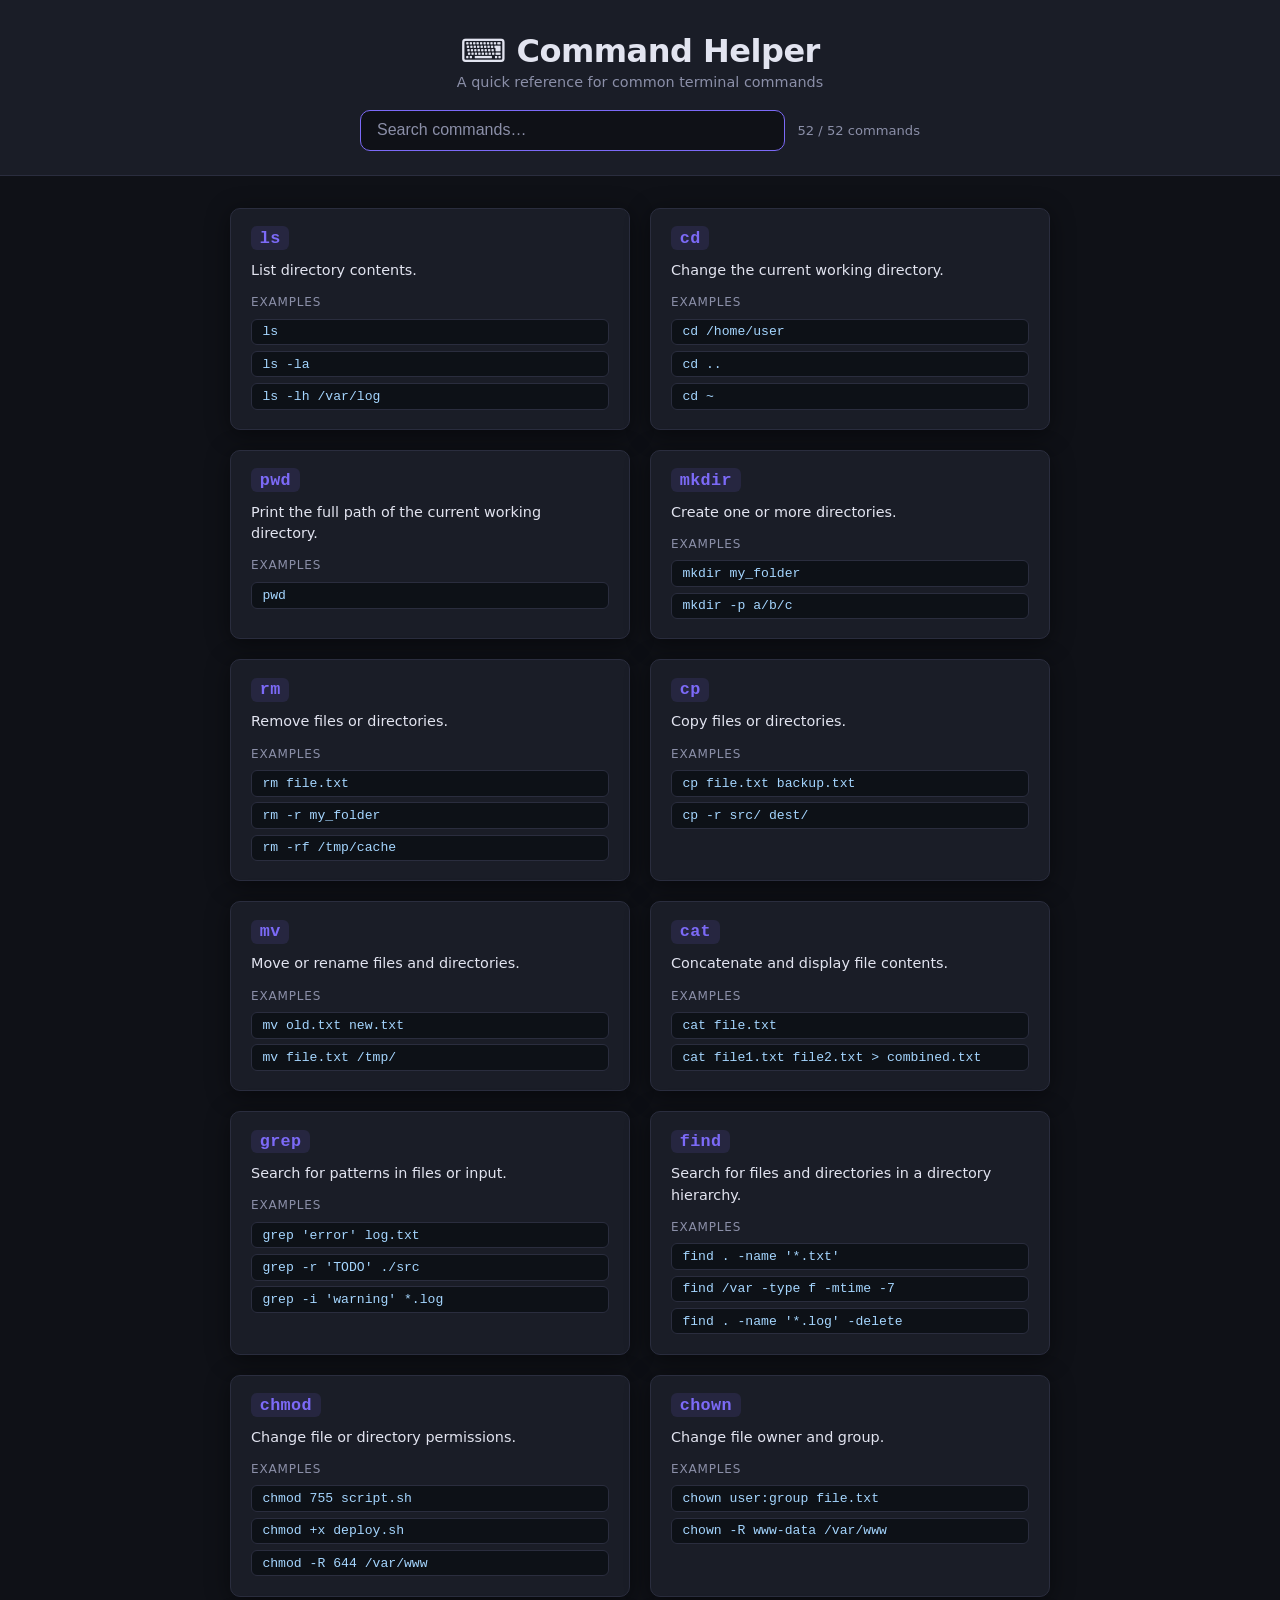
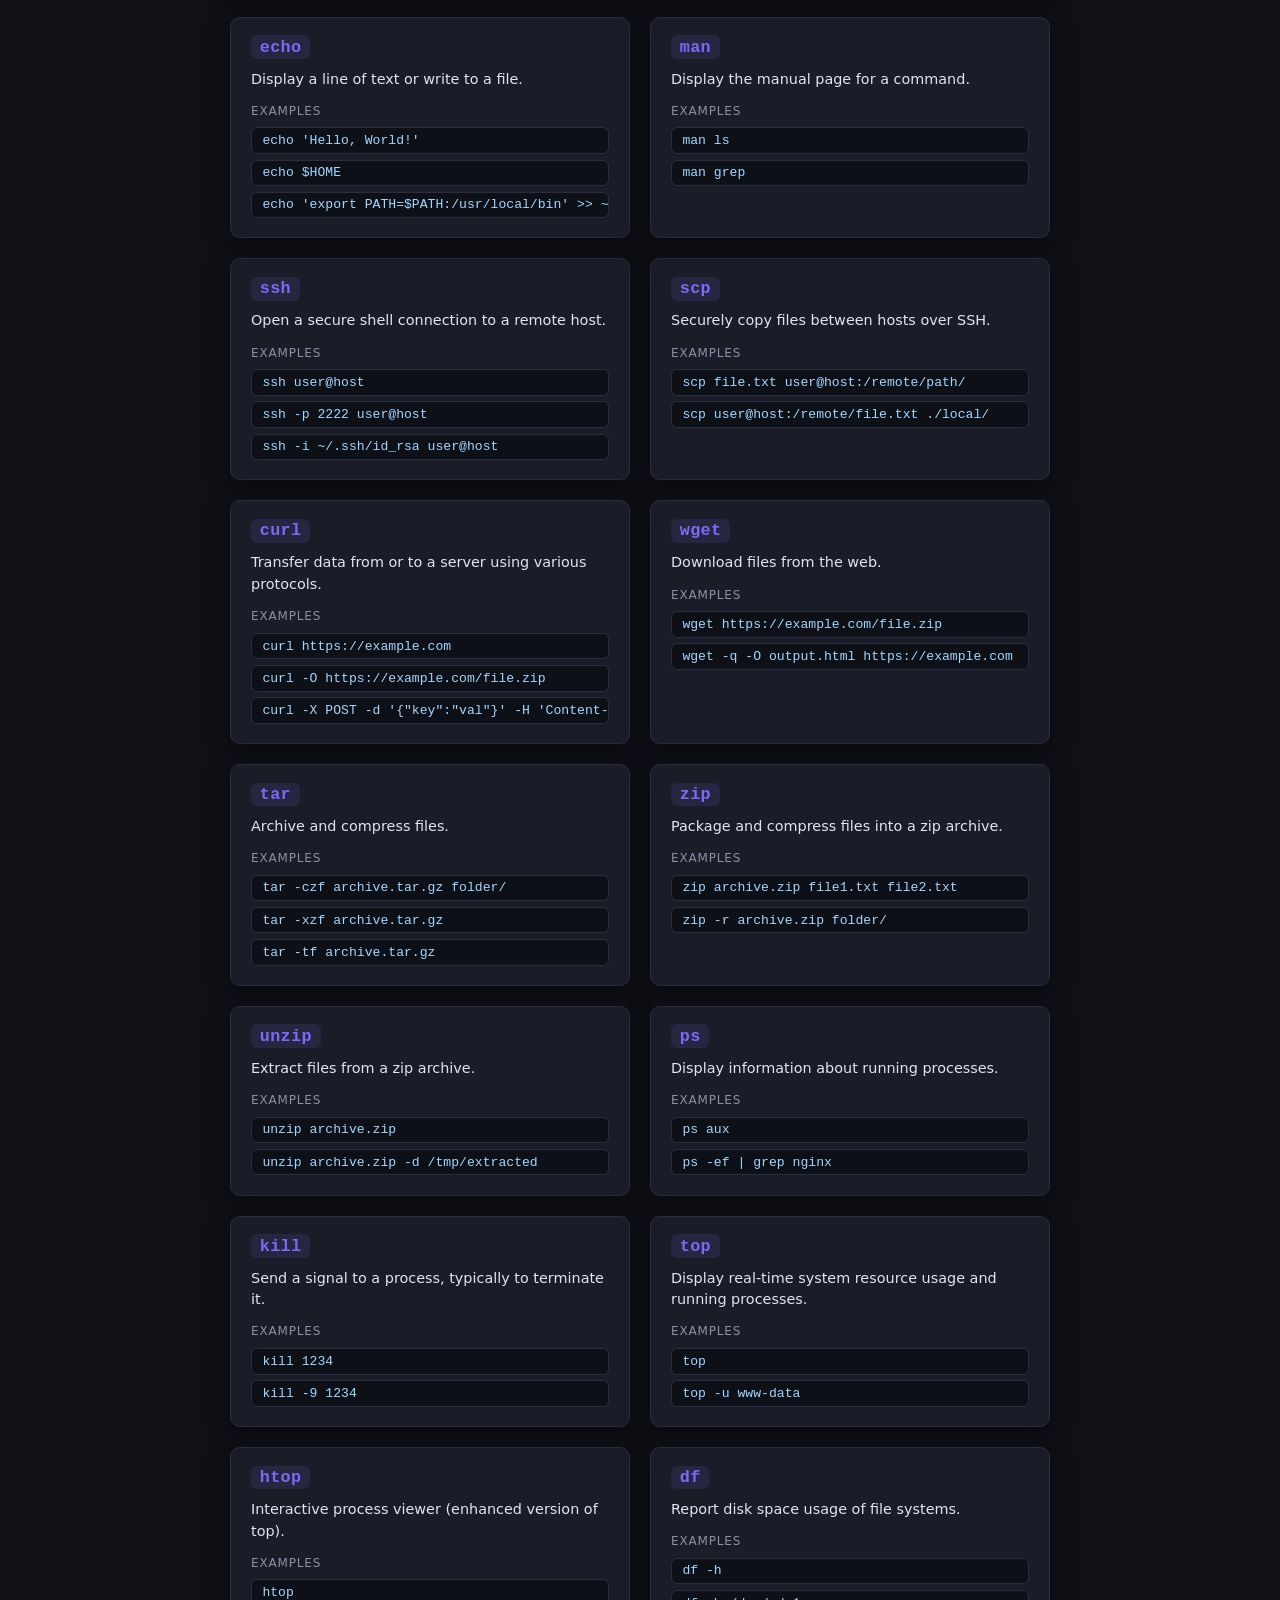
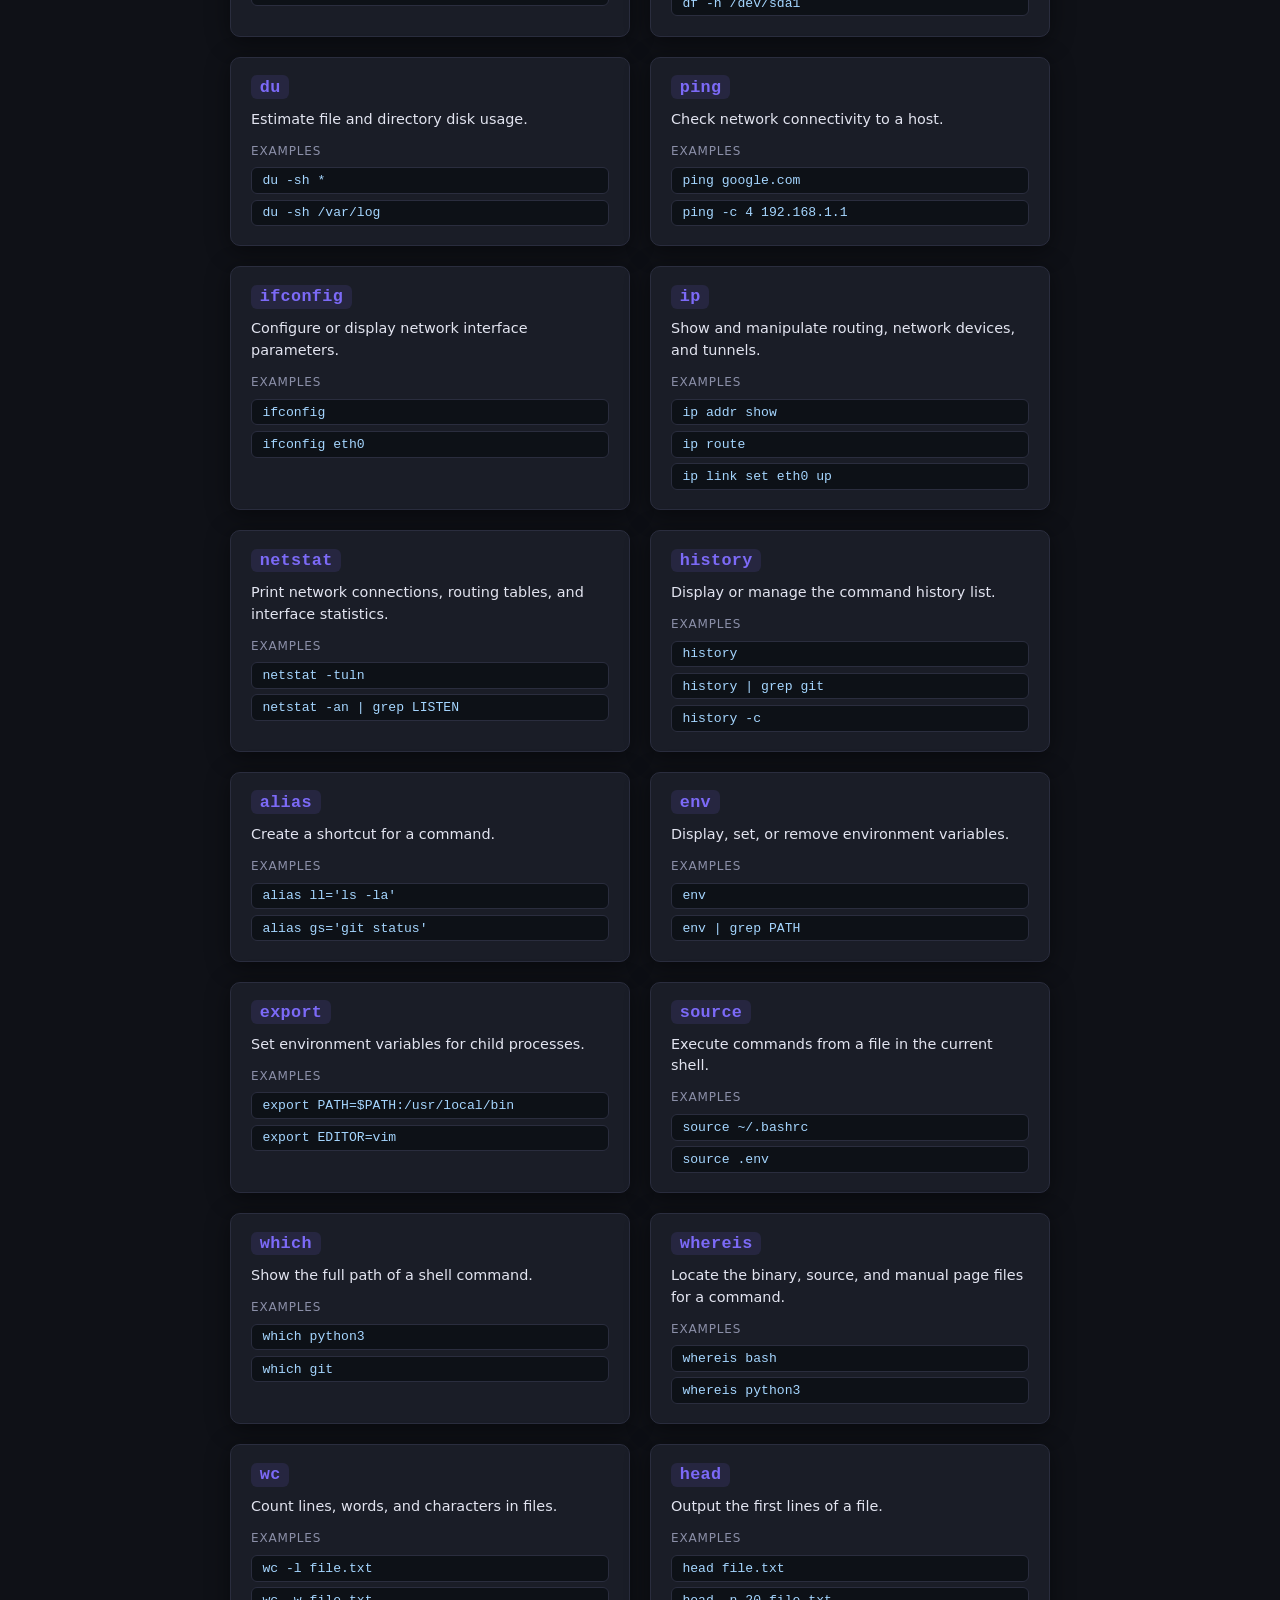
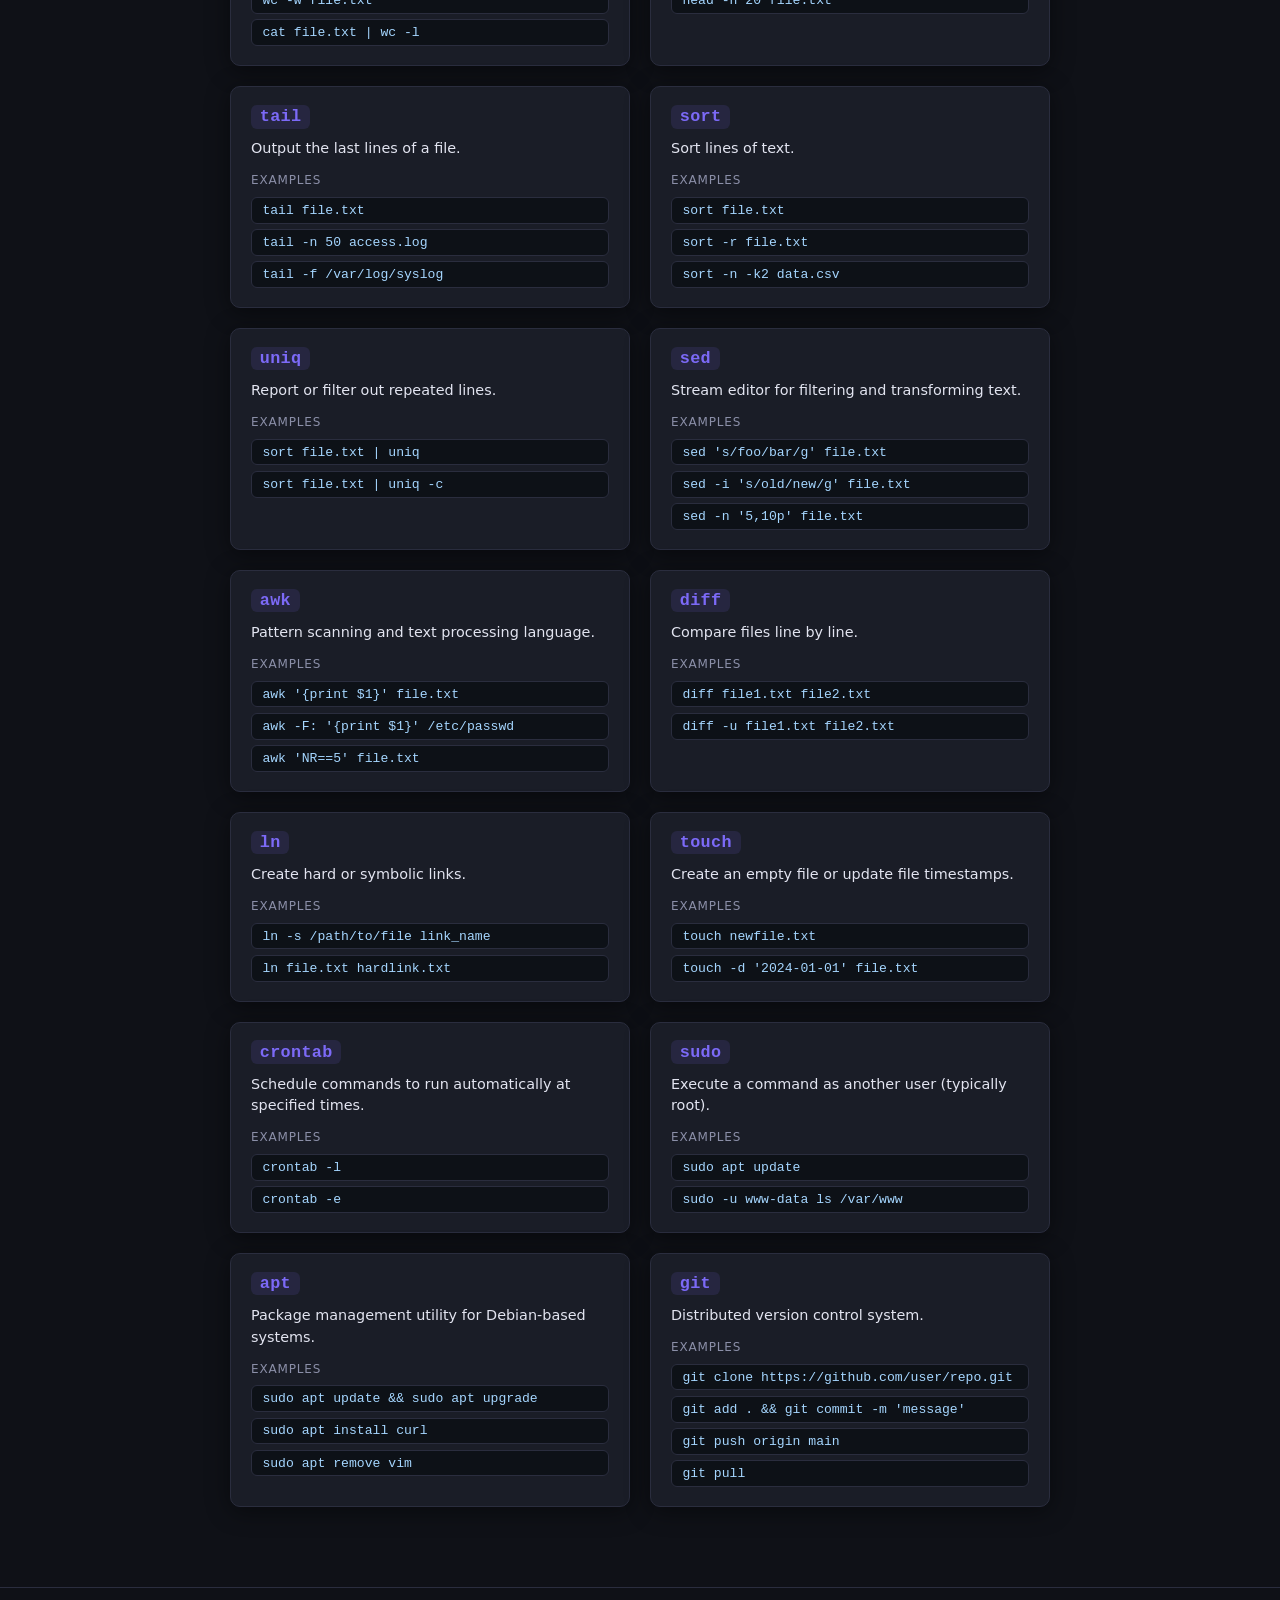
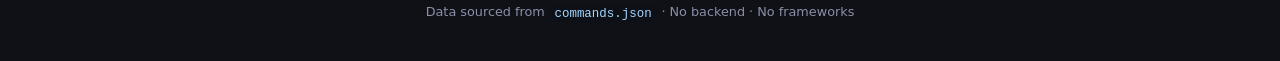
<file: index.html>
<!DOCTYPE html>
<html lang="en">
<head>
  <meta charset="UTF-8" />
  <meta name="viewport" content="width=device-width, initial-scale=1.0" />
  <title>Command Helper</title>
  <link rel="stylesheet" href="style.css" />
</head>
<body>
  <header>
    <h1>⌨️ Command Helper</h1>
    <p class="subtitle">A quick reference for common terminal commands</p>
    <div class="search-wrapper">
      <input
        type="search"
        id="search"
        placeholder="Search commands…"
        autofocus
        autocomplete="off"
        spellcheck="false"
      />
      <span id="count"></span>
    </div>
  </header>

  <main id="command-list" role="list" aria-label="Command list">
    <p class="loading">Loading commands…</p>
  </main>

  <footer>
    <p>Data sourced from <code>commands.json</code> · No backend · No frameworks</p>
  </footer>

  <script src="app.js"></script>
</body>
</html>
</file>
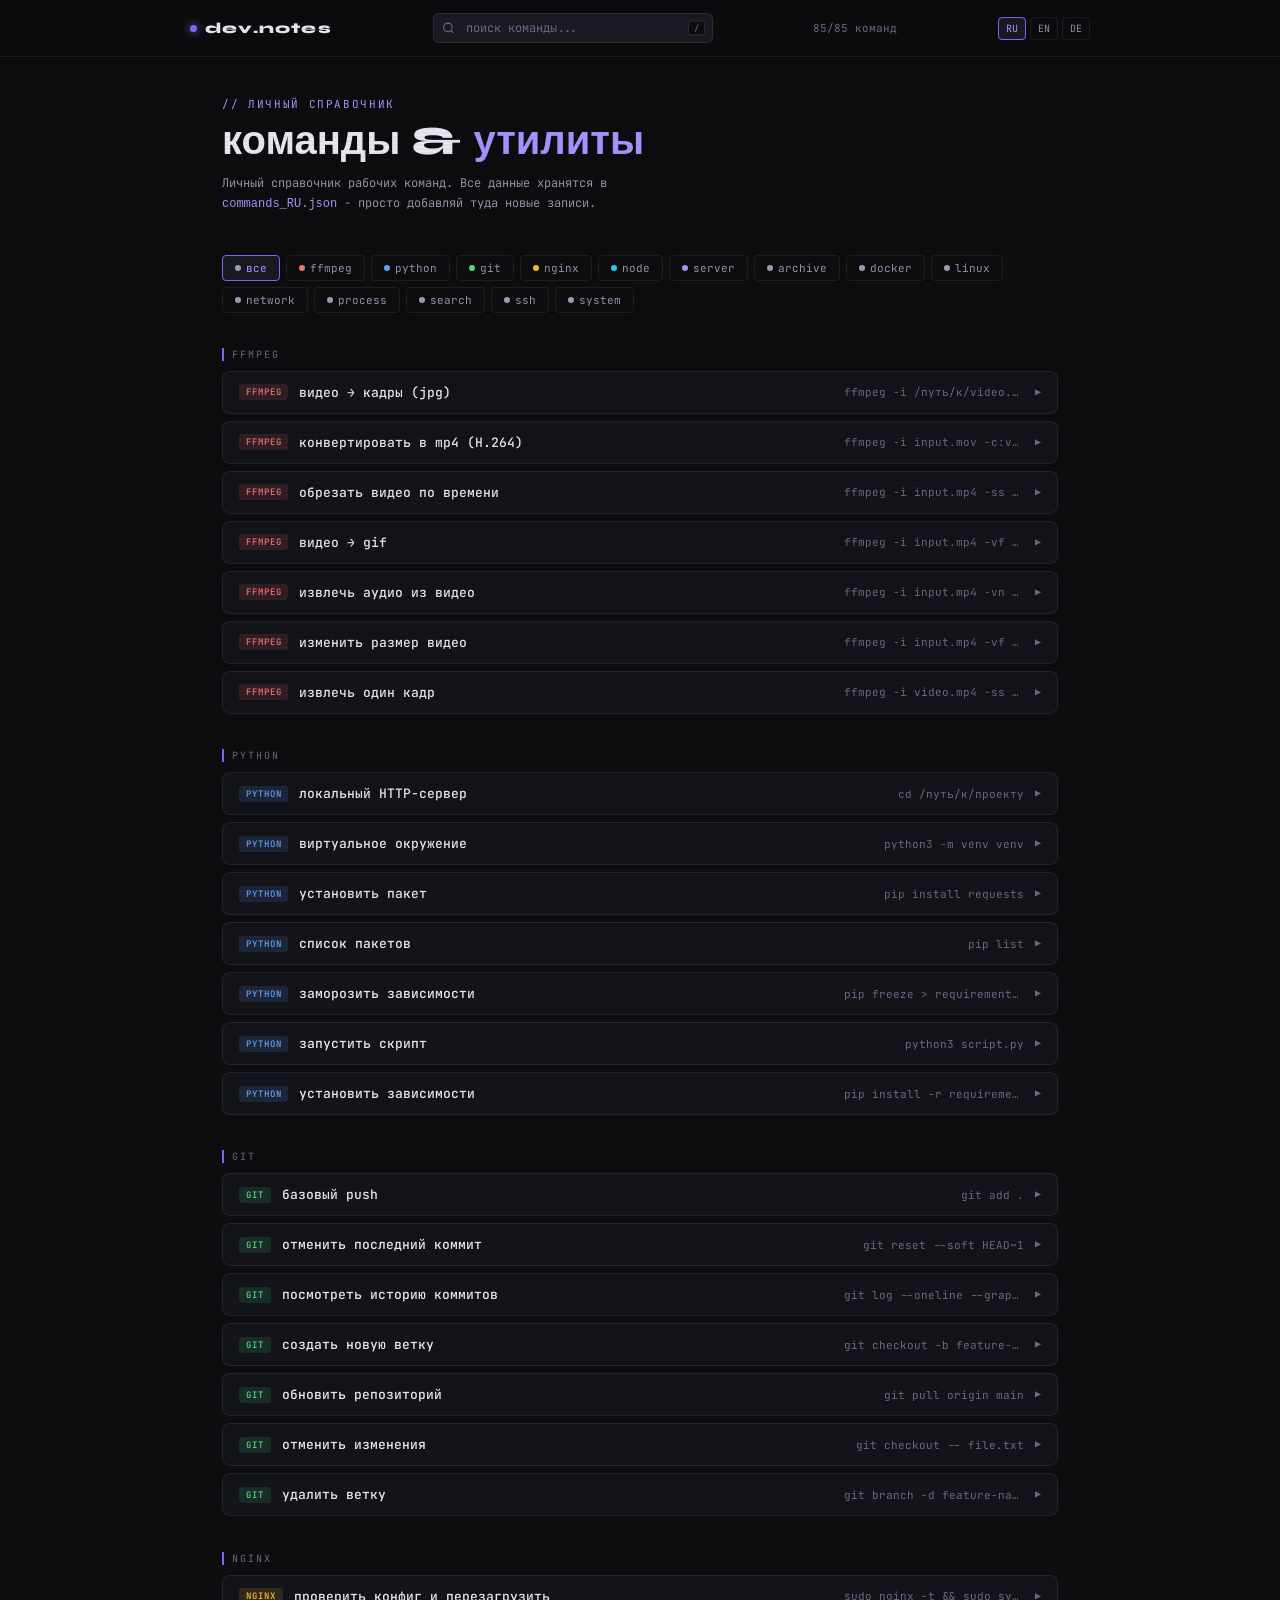
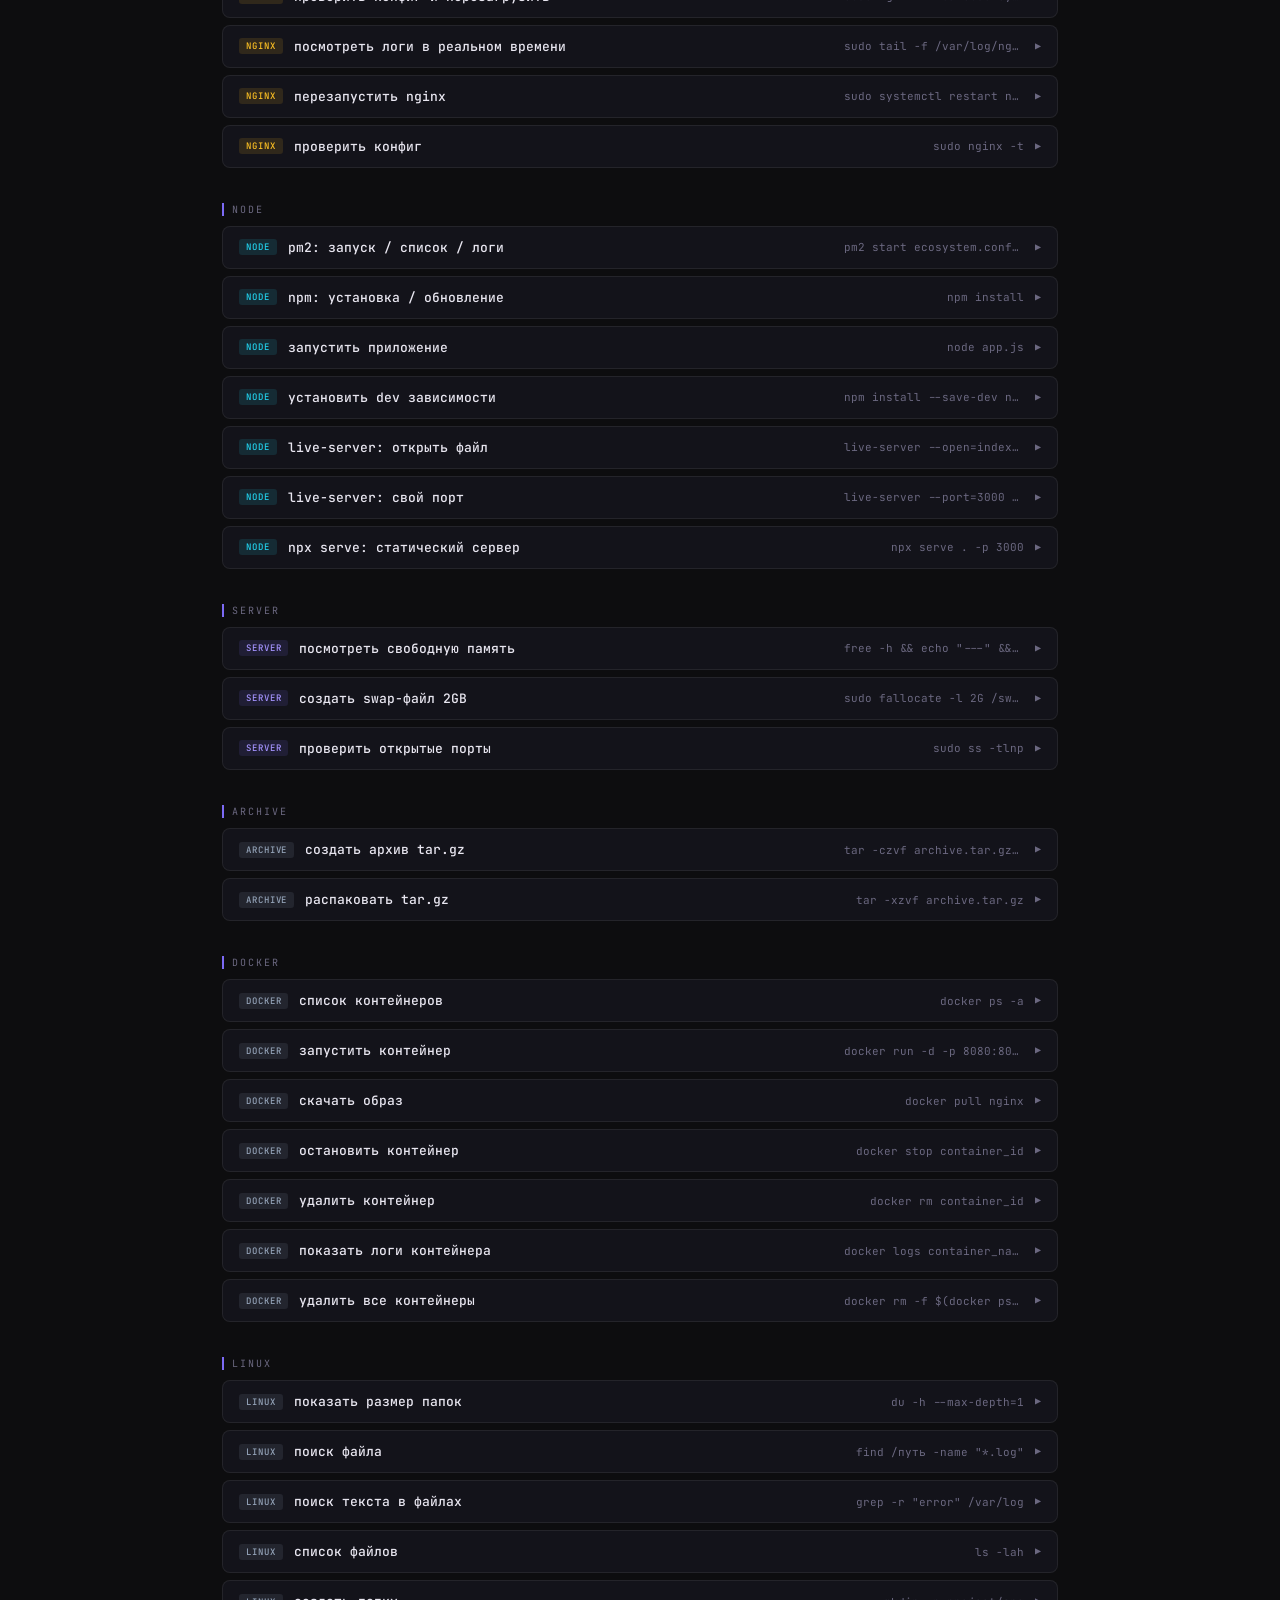
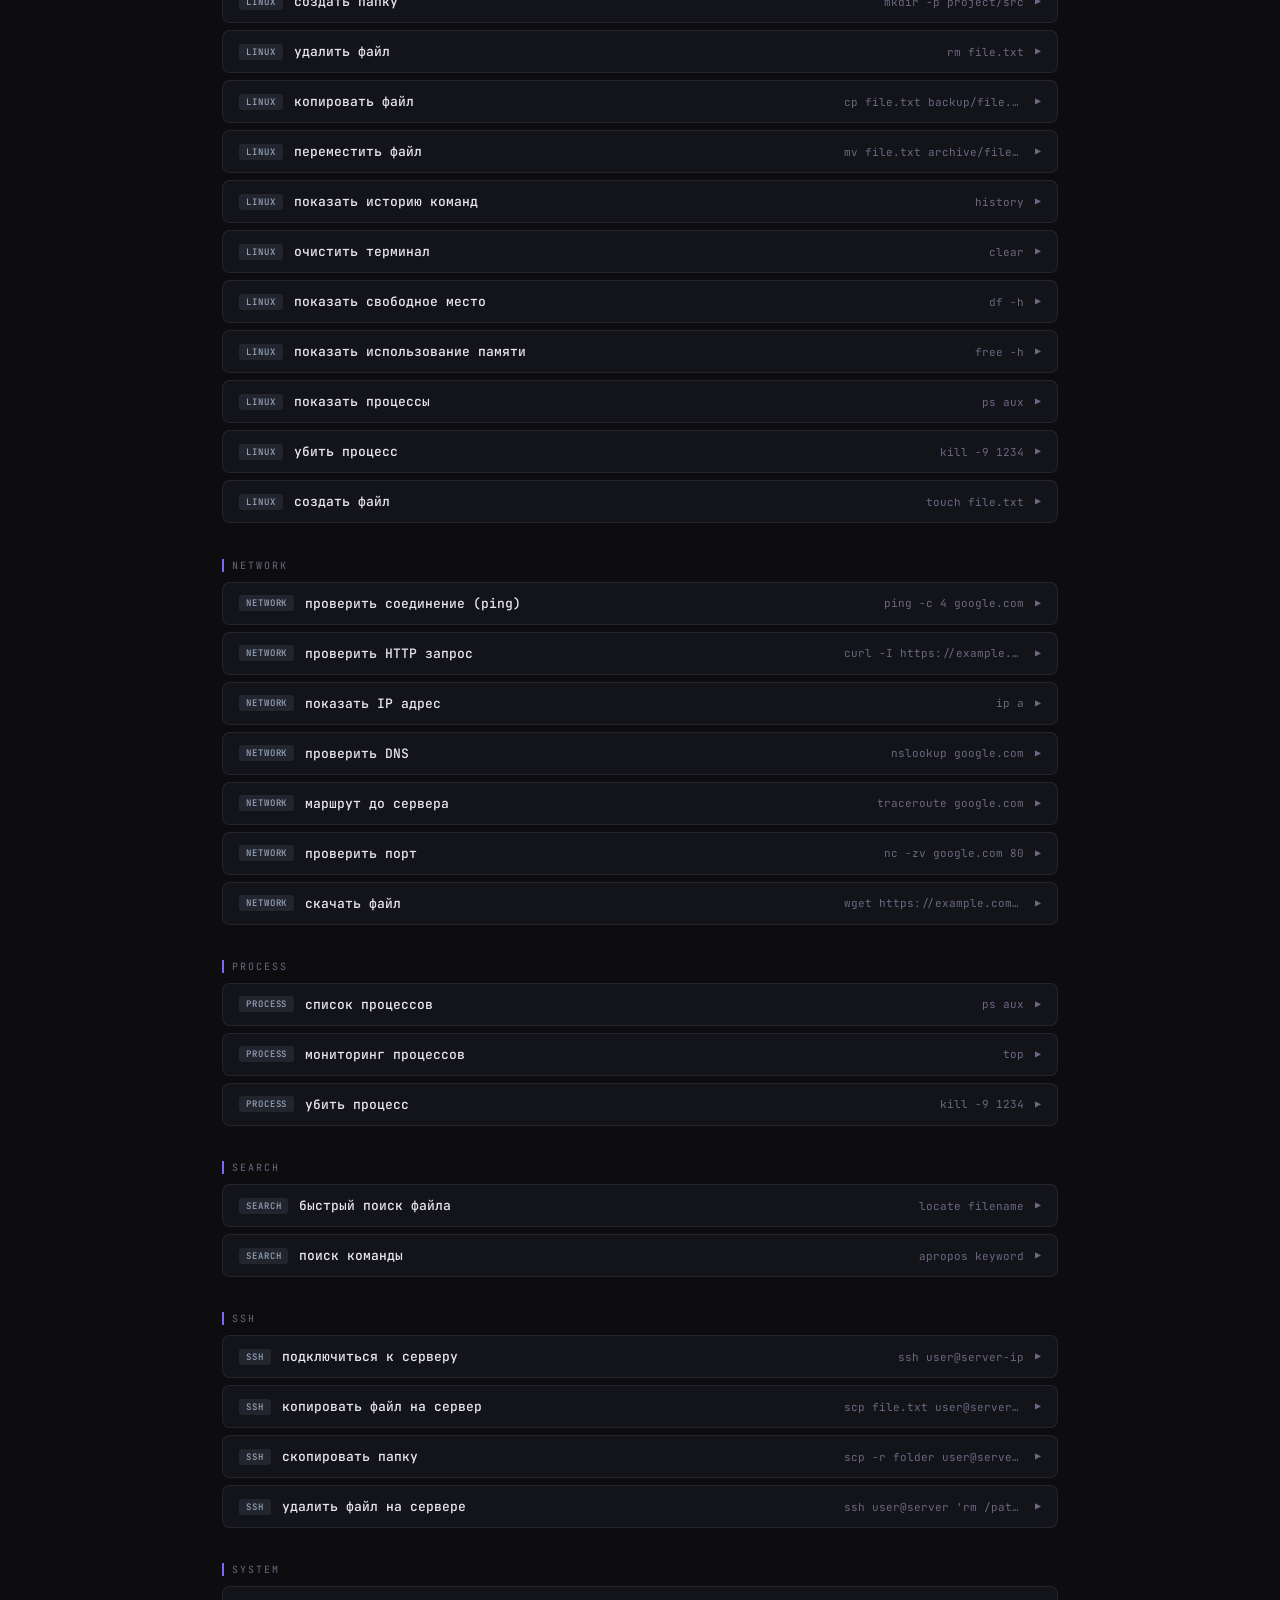
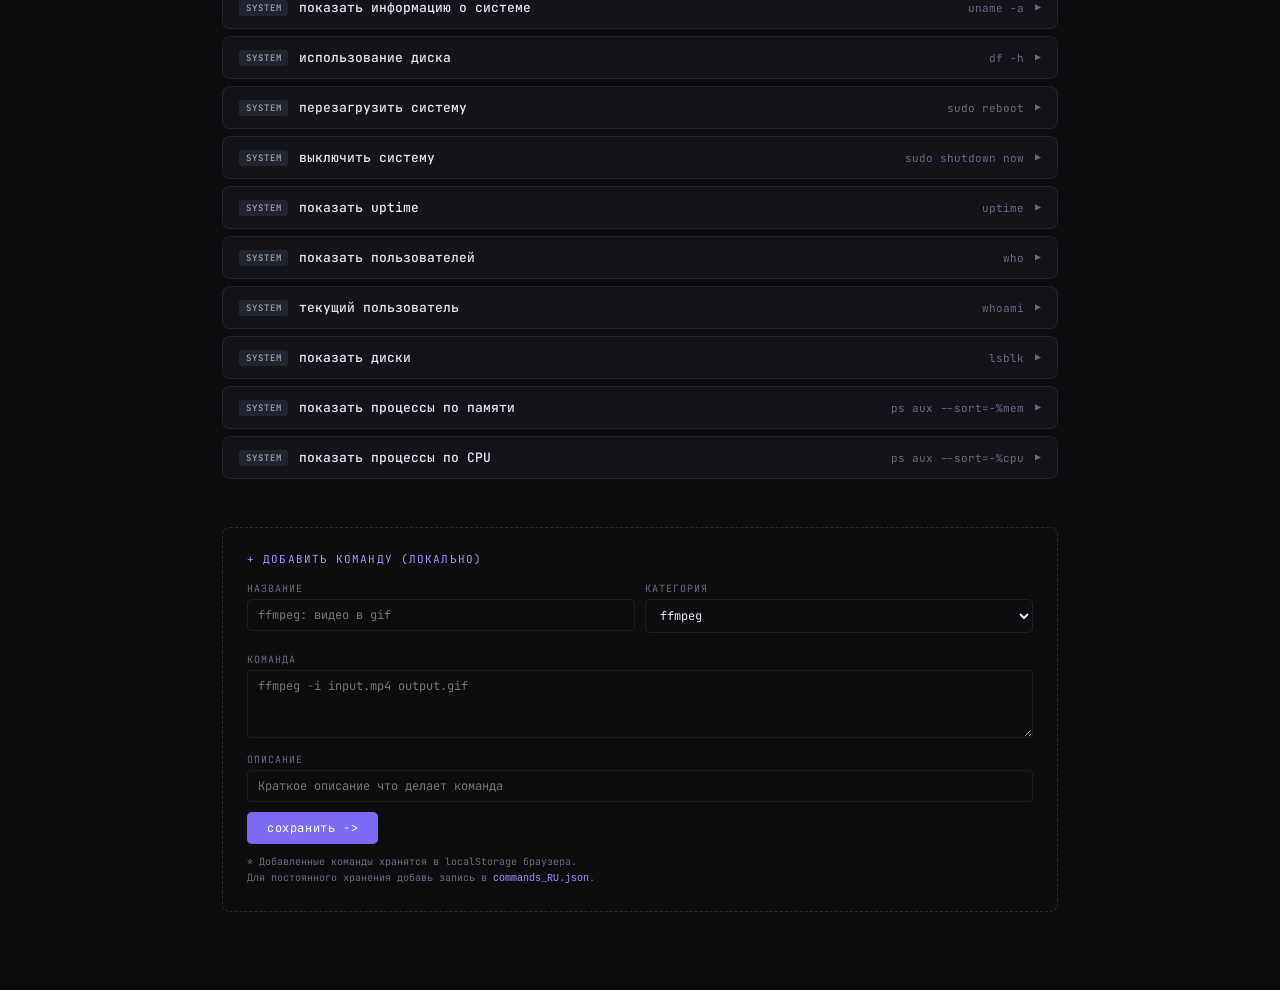
<file: files/index.html>
<!DOCTYPE html>
<html lang="ru">
<head>
<meta charset="UTF-8">
<meta name="viewport" content="width=device-width, initial-scale=1.0">
<title>dev.notes</title>
<link href="https://fonts.googleapis.com/css2?family=JetBrains+Mono:wght@300;400;500;700&family=Syne:wght@400;700;800&display=swap" rel="stylesheet">
<style>
:root {
  --bg:      #0d0d0f;
  --bg2:     #13131a;
  --bg3:     #1a1a24;
  --border:  rgba(255,255,255,0.07);
  --border2: rgba(255,255,255,0.13);
  --text:    #e8e6f0;
  --muted:   #6b6880;
  --muted2:  #9592a8;
  --accent:  #7c6af5;
  --accent2: #a594ff;
  --green:   #4ade80;
  --amber:   #fbbf24;
  --red:     #f87171;
  --blue:    #60a5fa;
  --cyan:    #22d3ee;
}
*, *::before, *::after { box-sizing: border-box; margin: 0; padding: 0; }
html { scroll-behavior: smooth; }
body {
  font-family: 'JetBrains Mono', monospace;
  background: var(--bg);
  color: var(--text);
  min-height: 100vh;
  overflow-x: hidden;
}
body::before {
  content: '';
  position: fixed; inset: 0;
  background: repeating-linear-gradient(0deg, transparent, transparent 2px, rgba(0,0,0,0.03) 2px, rgba(0,0,0,0.03) 4px);
  pointer-events: none;
  z-index: 100;
}

/* ── Header ── */
header {
  position: sticky; top: 0; z-index: 50;
  background: rgba(13,13,15,0.9);
  backdrop-filter: blur(16px);
  border-bottom: 1px solid var(--border);
  padding: 0 2rem;
}
.header-inner {
  max-width: 900px; margin: 0 auto;
  height: 56px;
  display: flex; align-items: center; justify-content: space-between; gap: 1rem;
}
.logo {
  font-family: 'Syne', sans-serif;
  font-size: 15px; font-weight: 800; letter-spacing: 0.08em;
  display: flex; align-items: center; gap: 8px;
}
.logo-dot {
  width: 7px; height: 7px; border-radius: 50%;
  background: var(--accent); box-shadow: 0 0 8px var(--accent);
  animation: pulse 2s ease-in-out infinite;
}
@keyframes pulse { 0%,100%{opacity:1} 50%{opacity:0.3} }

.search-wrap { position: relative; flex: 1; max-width: 280px; }
.search-wrap input {
  width: 100%;
  background: var(--bg3);
  border: 1px solid var(--border);
  border-radius: 6px;
  padding: 6px 28px 6px 32px;
  font-family: 'JetBrains Mono', monospace;
  font-size: 12px; color: var(--text); outline: none;
  transition: border-color 0.2s;
}
.search-wrap input::placeholder { color: var(--muted); }
.search-wrap input:focus { border-color: var(--accent); }
.search-clear {
  position: absolute; right: 8px; top: 50%; transform: translateY(-50%);
  background: none; border: none; color: var(--muted); cursor: pointer;
  font-size: 15px; line-height: 1; padding: 2px 4px; transition: color 0.15s;
  display: none;
}
.search-clear:hover { color: var(--text); }
.search-slash {
  position: absolute; right: 8px; top: 50%; transform: translateY(-50%);
  background: var(--bg); border: 1px solid var(--border2);
  color: var(--muted); font-size: 9px; line-height: 1;
  padding: 2px 5px; border-radius: 3px; pointer-events: none;
  transition: opacity 0.15s;
}
.search-wrap input:focus ~ .search-slash { opacity: 0; }
mark.hl {
  background: rgba(124,106,245,0.25); color: var(--accent2);
  border-radius: 2px; padding: 0 1px; font-style: normal;
}
.search-icon {
  position: absolute; left: 9px; top: 50%; transform: translateY(-50%);
  color: var(--muted); pointer-events: none;
}
.cmd-count { font-size: 11px; color: var(--muted); white-space: nowrap; }

.lang-switch {
  display: flex;
  align-items: center;
  gap: 4px;
}
.lang-btn {
  padding: 4px 7px;
  border-radius: 4px;
  border: 1px solid var(--border);
  background: transparent;
  color: var(--muted2);
  font-family: 'JetBrains Mono', monospace;
  font-size: 10px;
  cursor: pointer;
  transition: all 0.15s;
}
.lang-btn:hover { border-color: var(--border2); color: var(--text); }
.lang-btn.active { border-color: var(--accent); color: var(--accent2); background: var(--bg3); }

/* ── Main ── */
main { max-width: 900px; margin: 0 auto; padding: 2.5rem 2rem 5rem; }

/* ── Hero ── */
.hero { margin-bottom: 2.5rem; animation: fadeup 0.5s ease both; }
@keyframes fadeup { from{opacity:0;transform:translateY(14px)} to{opacity:1;transform:translateY(0)} }
.hero-label {
  font-size: 11px; color: var(--accent2);
  letter-spacing: 0.15em; text-transform: uppercase; margin-bottom: 8px;
}
.hero h1 {
  font-family: 'Syne', sans-serif;
  font-size: clamp(26px, 5vw, 40px); font-weight: 800; line-height: 1.1;
  margin-bottom: 10px;
}
.hero h1 span { color: var(--accent2); }
.hero p { font-size: 12px; color: var(--muted2); line-height: 1.7; max-width: 460px; }

/* ── Filters ── */
.filters {
  display: flex; gap: 6px; flex-wrap: wrap;
  margin-bottom: 2rem;
  animation: fadeup 0.5s 0.08s ease both;
}
.filter-btn {
  padding: 5px 12px;
  border-radius: 4px;
  border: 1px solid var(--border);
  background: transparent;
  color: var(--muted2);
  font-family: 'JetBrains Mono', monospace;
  font-size: 11px; cursor: pointer;
  transition: all 0.15s;
  display: flex; align-items: center; gap: 5px;
}
.filter-btn:hover { border-color: var(--border2); color: var(--text); }
.filter-btn.active { background: var(--bg3); border-color: var(--accent); color: var(--accent2); }
.filter-dot { width: 6px; height: 6px; border-radius: 50%; flex-shrink: 0; }

/* ── Section title ── */
.section-title {
  font-size: 10px; letter-spacing: 0.2em; text-transform: uppercase;
  color: var(--muted);
  margin: 2.2rem 0 10px;
  padding-left: 8px;
  border-left: 2px solid var(--accent);
}

/* ── Command card ── */
.cmd-card {
  background: var(--bg2);
  border: 1px solid var(--border);
  border-radius: 8px;
  margin-bottom: 7px;
  transition: border-color 0.2s;
  animation: fadeup 0.4s ease both;
  overflow: hidden;
}
.cmd-card:hover { border-color: var(--border2); }
.cmd-card.open  { border-color: rgba(124,106,245,0.4); }

.cmd-header {
  display: flex; align-items: center;
  padding: 12px 16px; gap: 11px;
  cursor: pointer; user-select: none;
}
.cmd-cat-pill {
  font-size: 9px; letter-spacing: 0.1em; text-transform: uppercase;
  padding: 2px 7px; border-radius: 3px; font-weight: 500; white-space: nowrap; flex-shrink: 0;
}
.cmd-title { font-size: 13px; font-weight: 500; color: var(--text); flex: 1; }
.cmd-short {
  font-size: 11px; color: var(--muted);
  white-space: nowrap; overflow: hidden; text-overflow: ellipsis; max-width: 180px;
}
.cmd-chevron { color: var(--muted); font-size: 10px; transition: transform 0.2s; flex-shrink: 0; }
.cmd-card.open .cmd-chevron { transform: rotate(90deg); }

.cmd-body { display: none; padding: 14px 16px 16px; border-top: 1px solid var(--border); }
.cmd-card.open .cmd-body { display: block; }

.cmd-desc {
  font-size: 12px; color: var(--muted2); line-height: 1.7;
  margin-bottom: 12px;
  font-family: 'Syne', sans-serif;
}
.code-block {
  background: var(--bg); border: 1px solid var(--border);
  border-radius: 6px; padding: 11px 14px;
  position: relative; margin-bottom: 8px;
}
.code-block pre {
  font-size: 12px; line-height: 1.75; color: var(--text);
  white-space: pre-wrap; word-break: break-all;
  padding-right: 48px;
}
.c-cmd  { color: var(--accent2); }
.c-flag { color: var(--cyan); }
.c-path { color: var(--amber); }
.c-sep  { color: var(--muted); }

.copy-btn {
  position: absolute; top: 8px; right: 8px;
  background: var(--bg3); border: 1px solid var(--border2);
  color: var(--muted2);
  font-family: 'JetBrains Mono', monospace;
  font-size: 10px; padding: 3px 8px; border-radius: 4px;
  cursor: pointer; transition: all 0.15s;
}
.copy-btn:hover { color: var(--text); border-color: var(--accent); }
.copy-btn.ok { color: var(--green); border-color: var(--green); }

.cmd-params { display: flex; flex-direction: column; gap: 3px; margin-top: 10px; }
.param-row { display: flex; gap: 10px; font-size: 11px; line-height: 1.6; }
.param-key { color: var(--cyan); min-width: 100px; flex-shrink: 0; }
.param-val { color: var(--muted2); font-family: 'Syne', sans-serif; }

.delete-btn {
  display: block; margin-top: 10px; margin-left: auto;
  background: none; border: none;
  color: var(--muted); font-family: 'JetBrains Mono', monospace;
  font-size: 10px; cursor: pointer; letter-spacing: 0.05em;
  transition: color 0.15s;
}
.delete-btn:hover { color: var(--red); }

/* ── Add form ── */
.add-section {
  margin-top: 3rem;
  border: 1px dashed var(--border2);
  border-radius: 8px; padding: 1.5rem;
  animation: fadeup 0.5s 0.2s ease both;
}
.add-label {
  font-size: 11px; color: var(--accent2);
  letter-spacing: 0.1em; text-transform: uppercase; margin-bottom: 1rem;
}
.add-grid {
  display: grid; grid-template-columns: 1fr 1fr; gap: 10px; margin-bottom: 10px;
}
@media (max-width: 580px) { .add-grid { grid-template-columns: 1fr; } }
.field label {
  display: block; font-size: 10px; color: var(--muted);
  margin-bottom: 4px; text-transform: uppercase; letter-spacing: 0.1em;
}
.field input, .field select, .field textarea {
  width: 100%; background: var(--bg);
  border: 1px solid var(--border); border-radius: 5px;
  padding: 7px 10px;
  font-family: 'JetBrains Mono', monospace; font-size: 12px; color: var(--text);
  outline: none; transition: border-color 0.2s;
}
.field input:focus, .field select:focus, .field textarea:focus { border-color: var(--accent); }
.field select option { background: var(--bg2); }
.field textarea { height: 68px; resize: vertical; }
.field { margin-bottom: 10px; }
.add-btn {
  background: var(--accent); border: none; color: #fff;
  font-family: 'JetBrains Mono', monospace; font-size: 12px;
  padding: 8px 20px; border-radius: 5px; cursor: pointer;
  transition: opacity 0.15s, transform 0.1s; letter-spacing: 0.05em;
}
.add-btn:hover { opacity: 0.85; }
.add-btn:active { transform: scale(0.98); }

/* ── Tag colors ── */
.tag-ffmpeg { background: rgba(248,113,113,0.12); color: #f87171; }
.tag-python { background: rgba(96,165,250,0.12);  color: #60a5fa; }
.tag-git    { background: rgba(74,222,128,0.12);  color: #4ade80; }
.tag-nginx  { background: rgba(251,191,36,0.12);  color: #fbbf24; }
.tag-node   { background: rgba(34,211,238,0.12);  color: #22d3ee; }
.tag-server { background: rgba(124,106,245,0.12); color: #a594ff; }
.tag-other  { background: rgba(148,163,184,0.12); color: #94a3b8; }

/* ── Error / loading ── */
.state-msg { text-align: center; padding: 3rem 1rem; color: var(--muted); font-size: 12px; }
.empty     { text-align: center; padding: 3rem 1rem; color: var(--muted); font-size: 12px; }
</style>
</head>
<body>

<header>
  <div class="header-inner">
    <div class="logo">
      <div class="logo-dot"></div>
      dev.notes
    </div>
    <div class="search-wrap">
      <svg class="search-icon" width="13" height="13" viewBox="0 0 24 24" fill="none" stroke="currentColor" stroke-width="2">
        <circle cx="11" cy="11" r="8"/><path d="m21 21-4.35-4.35"/>
      </svg>
      <input type="text" id="search" placeholder="поиск команды..." autocomplete="off" oninput="filterAll()" title="/ — фокус, Esc — сбросить">
      <button class="search-clear" id="search-clear" onclick="clearSearch()" title="сбросить (Esc)">×</button>
      <span class="search-slash" id="search-slash">/</span>
    </div>
    <div class="cmd-count" id="cmd-count"></div>
    <div class="lang-switch" id="lang-switch">
      <button class="lang-btn" data-lang="ru" onclick="setLang('ru', this)">RU</button>
      <button class="lang-btn" data-lang="en" onclick="setLang('en', this)">EN</button>
      <button class="lang-btn" data-lang="de" onclick="setLang('de', this)">DE</button>
    </div>
  </div>
</header>

<main>
  <div class="hero">
    <div class="hero-label" id="hero-label">// personal reference</div>
    <h1 id="hero-title">commands &amp; <span>utilities</span></h1>
    <p id="hero-desc">Personal command reference. All data lives in <code style="color:var(--accent2)">commands.json</code> - add new entries there.</p>
  </div>

  <div class="filters" id="filters"></div>
  <div id="cmd-list"><div class="state-msg">// loading...</div></div>

  <div class="add-section">
    <div class="add-label" id="add-label">+ add command (local)</div>
    <div class="add-grid">
      <div class="field">
        <label id="label-name">name</label>
        <input type="text" id="a-name" placeholder="ffmpeg: video to gif">
      </div>
      <div class="field">
        <label id="label-cat">category</label>
        <select id="a-cat" style="background:var(--bg)">
          <!-- заполняется динамически -->
        </select>
      </div>
    </div>
    <div class="field">
      <label id="label-cmd">command</label>
      <textarea id="a-cmd" placeholder="ffmpeg -i input.mp4 output.gif"></textarea>
    </div>
    <div class="field">
      <label id="label-desc">description</label>
      <input type="text" id="a-desc" placeholder="Short description of what the command does">
    </div>
    <button class="add-btn" id="add-btn" onclick="addCommand()">save -></button>
    <p id="add-hint" style="margin-top:10px;font-size:10px;color:var(--muted);line-height:1.6">
      * Added commands are stored in browser localStorage.<br>
      For permanent storage, add entries to <code style="color:var(--accent2)">commands.json</code>.
    </p>
  </div>
</main>

<script>
const CAT_ORDER = ['ffmpeg','python','git','nginx','node','server','other'];
const CAT_COLORS = {
  ffmpeg:'#f87171', python:'#60a5fa', git:'#4ade80',
  nginx:'#fbbf24', node:'#22d3ee', server:'#a594ff', other:'#94a3b8'
};
const LOCAL_KEY = 'dev_notes_local_v1';
const LANG_KEY = 'dev_notes_lang_v1';
const COMMAND_FILES = {
  ru: 'commands_RU.json',
  en: 'commands_EN.json',
  de: 'commands_DE.json'
};

const I18N = {
  ru: {
    all: 'все',
    heroLabel: '// личный справочник',
    heroTitleHtml: 'команды &amp; <span>утилиты</span>',
    heroDescHtml: 'Личный справочник рабочих команд. Все данные хранятся в <code style="color:var(--accent2)">{file}</code> - просто добавляй туда новые записи.',
    searchPlaceholder: 'поиск команды...',
    loading: '// загрузка...',
    loadError: '// не удалось загрузить commands.json',
    loadHelp: 'Убедись, что файл лежит рядом с index.html и страница открыта через сервер (не file://).',
    empty: '// ничего не найдено',
    commandsWord: 'команд',
    addLabel: '+ добавить команду (локально)',
    labelName: 'название',
    labelCat: 'категория',
    labelCmd: 'команда',
    labelDesc: 'описание',
    namePlaceholder: 'ffmpeg: видео в gif',
    cmdPlaceholder: 'ffmpeg -i input.mp4 output.gif',
    descPlaceholder: 'Краткое описание что делает команда',
    save: 'сохранить ->',
    addHintHtml: '* Добавленные команды хранятся в localStorage браузера.<br>Для постоянного хранения добавь запись в <code style="color:var(--accent2)">{file}</code>.',
    copy: 'copy',
    copied: 'ok ✓',
    copyError: 'ошибка',
    delete: 'удалить x',
    requiredAlert: 'Заполни название и команду'
  },
  en: {
    all: 'all',
    heroLabel: '// personal reference',
    heroTitleHtml: 'commands &amp; <span>utilities</span>',
    heroDescHtml: 'Personal command reference. All data lives in <code style="color:var(--accent2)">{file}</code> - add new entries there.',
    searchPlaceholder: 'search command...',
    loading: '// loading...',
    loadError: '// failed to load commands.json',
    loadHelp: 'Make sure the file is next to index.html and the page is opened via server (not file://).',
    empty: '// nothing found',
    commandsWord: 'commands',
    addLabel: '+ add command (local)',
    labelName: 'name',
    labelCat: 'category',
    labelCmd: 'command',
    labelDesc: 'description',
    namePlaceholder: 'ffmpeg: video to gif',
    cmdPlaceholder: 'ffmpeg -i input.mp4 output.gif',
    descPlaceholder: 'Short description of what the command does',
    save: 'save ->',
    addHintHtml: '* Added commands are stored in browser localStorage.<br>For permanent storage, add entries to <code style="color:var(--accent2)">{file}</code>.',
    copy: 'copy',
    copied: 'ok ✓',
    copyError: 'error',
    delete: 'delete x',
    requiredAlert: 'Fill in name and command'
  },
  de: {
    all: 'alle',
    heroLabel: '// persoenliche referenz',
    heroTitleHtml: 'befehle &amp; <span>tools</span>',
    heroDescHtml: 'Persoenliche Befehlsreferenz. Alle Daten liegen in <code style="color:var(--accent2)">{file}</code> - neue Eintraege dort hinzufuegen.',
    searchPlaceholder: 'befehl suchen...',
    loading: '// wird geladen...',
    loadError: '// commands.json konnte nicht geladen werden',
    loadHelp: 'Stelle sicher, dass die Datei neben index.html liegt und die Seite ueber einen Server geoeffnet wurde (nicht file://).',
    empty: '// nichts gefunden',
    commandsWord: 'befehle',
    addLabel: '+ befehl hinzufuegen (lokal)',
    labelName: 'name',
    labelCat: 'kategorie',
    labelCmd: 'befehl',
    labelDesc: 'beschreibung',
    namePlaceholder: 'ffmpeg: video zu gif',
    cmdPlaceholder: 'ffmpeg -i input.mp4 output.gif',
    descPlaceholder: 'Kurze Beschreibung des Befehls',
    save: 'speichern ->',
    addHintHtml: '* Hinzugefuegte Befehle werden in localStorage gespeichert.<br>Fuer dauerhafte Speicherung Eintraege in <code style="color:var(--accent2)">{file}</code> eintragen.',
    copy: 'kopieren',
    copied: 'ok ✓',
    copyError: 'fehler',
    delete: 'loeschen x',
    requiredAlert: 'Name und Befehl ausfuellen'
  }
};

let baseCommands = [];   // из commands.json
let localCommands = [];  // из localStorage
let activeCat = 'all';
let nextLocalId = 9000;
let currentLang = 'ru';

function t(key) {
  return (I18N[currentLang] && I18N[currentLang][key]) || I18N.en[key] || key;
}

function dataFileForLang(lang = currentLang) {
  return COMMAND_FILES[lang] || COMMAND_FILES.en;
}

function withDataFile(text) {
  return String(text || '').replaceAll('{file}', dataFileForLang());
}

function applyLanguage() {
  document.documentElement.lang = currentLang;
  document.getElementById('hero-label').textContent = t('heroLabel');
  document.getElementById('hero-title').innerHTML = t('heroTitleHtml');
  document.getElementById('hero-desc').innerHTML = withDataFile(t('heroDescHtml'));
  document.getElementById('search').placeholder = t('searchPlaceholder');

  document.getElementById('add-label').textContent = t('addLabel');
  document.getElementById('label-name').textContent = t('labelName');
  document.getElementById('label-cat').textContent = t('labelCat');
  document.getElementById('label-cmd').textContent = t('labelCmd');
  document.getElementById('label-desc').textContent = t('labelDesc');
  document.getElementById('a-name').placeholder = t('namePlaceholder');
  document.getElementById('a-cmd').placeholder = t('cmdPlaceholder');
  document.getElementById('a-desc').placeholder = t('descPlaceholder');
  document.getElementById('add-btn').textContent = t('save');
  document.getElementById('add-hint').innerHTML = withDataFile(t('addHintHtml'));

  document.querySelectorAll('.lang-btn').forEach(btn => {
    btn.classList.toggle('active', btn.dataset.lang === currentLang);
  });
}

async function loadBaseCommands() {
  const file = dataFileForLang();
  const prev = baseCommands;

  document.getElementById('cmd-list').innerHTML = `<div class="state-msg">${t('loading')}</div>`;

  try {
    const res = await fetch(file);
    if (!res.ok) throw new Error(res.status);
    const loaded = await res.json();
    baseCommands = loaded;
    return true;
  } catch (e) {
    baseCommands = prev;
    document.getElementById('cmd-list').innerHTML =
      `<div class="state-msg">${t('loadError')}<br><span style="color:var(--red)">${e.message}</span><br><br>${t('loadHelp')}<br><br><span style="color:var(--muted)">${file}</span></div>`;
    return false;
  }
}

async function setLang(lang) {
  if (!I18N[lang]) return;
  currentLang = lang;
  localStorage.setItem(LANG_KEY, lang);
  applyLanguage();

  const ok = await loadBaseCommands();
  if (!ok) return;

  buildFilters();
  buildCatSelect();
  filterAll();
}

function getCategoryOrder(commands) {
  const used = [...new Set(commands.map(c => c.cat).filter(Boolean))];
  const known = CAT_ORDER.filter(c => used.includes(c));
  const extra = used.filter(c => !CAT_ORDER.includes(c)).sort();
  return [...known, ...extra];
}

/* ── Загрузка ── */
async function init() {
  const savedLang = localStorage.getItem(LANG_KEY);
  if (savedLang && I18N[savedLang]) currentLang = savedLang;
  applyLanguage();

  // Загружаем локальные
  try {
    const saved = localStorage.getItem(LOCAL_KEY);
    if (saved) localCommands = JSON.parse(saved);
  } catch(e) { localCommands = []; }

  // Загружаем команды для текущего языка.
  const ok = await loadBaseCommands();
  if (!ok) return;

  // Гарантируем полный список при первом рендере.
  activeCat = 'all';
  document.getElementById('search').value = '';

  buildFilters();
  buildCatSelect();
  filterAll();
}

function allCommands() {
  return [...baseCommands, ...localCommands];
}

/* ── Фильтры ── */
function buildFilters() {
  const cats = ['all', ...getCategoryOrder(allCommands())];
  const el = document.getElementById('filters');
  el.innerHTML = cats.map(c => `
    <button class="filter-btn${c === activeCat ? ' active' : ''}" data-cat="${c}" onclick="setFilter('${c}',this)">
      <span class="filter-dot" style="background:${CAT_COLORS[c]||'#94a3b8'}"></span>
      ${c === 'all' ? t('all') : c}
    </button>`).join('');
}

function buildCatSelect() {
  const sel = document.getElementById('a-cat');
  const usedCats = [...new Set(allCommands().map(c => c.cat))].sort();
  const all = [...new Set([...CAT_ORDER, ...usedCats])];
  sel.innerHTML = all.map(c => `<option value="${c}">${c}</option>`).join('');
}

function setFilter(cat, btn) {
  activeCat = cat;
  document.querySelectorAll('.filter-btn').forEach(b => b.classList.toggle('active', b.dataset.cat === cat));
  filterAll();
}

/* ── Рендер ── */
function filterAll() {
  const q = document.getElementById('search').value.toLowerCase().trim();
  const clearBtn = document.getElementById('search-clear');
  const slashHint = document.getElementById('search-slash');
  if (clearBtn) clearBtn.style.display = q ? '' : 'none';
  if (slashHint) slashHint.style.display = q ? 'none' : '';
  const list = allCommands().filter(c => {
    const matchCat = activeCat === 'all' || c.cat === activeCat;
    const matchQ = !q ||
      c.name.toLowerCase().includes(q) ||
      c.cmd.toLowerCase().includes(q) ||
      (c.desc||'').toLowerCase().includes(q);
    return matchCat && matchQ;
  });

  const total = allCommands().length;
  document.getElementById('cmd-count').textContent = `${list.length}/${total} ${t('commandsWord')}`;

  if (!list.length) {
    document.getElementById('cmd-list').innerHTML = `<div class="empty">${t('empty')}</div>`;
    return;
  }

  // Группировка по категориям
  const catOrder = getCategoryOrder(list);
  const groups = {};
  catOrder.forEach(c => groups[c] = []);
  list.forEach(c => {
    if (!groups[c.cat]) groups[c.cat] = [];
    groups[c.cat].push(c);
  });

  let html = '';
  let delay = 0;
  for (const cat of catOrder) {
    const items = groups[cat];
    if (!items || !items.length) continue;
    if (activeCat === 'all') html += `<div class="section-title">${cat}</div>`;
    items.forEach(c => {
      html += renderCard(c, delay, q);
      delay = Math.min(delay + 35, 280);
    });
  }

  document.getElementById('cmd-list').innerHTML = html;
}

function renderCard(c, delay, q = '') {
  const shortCmd = c.cmd.split('\n')[0];
  const short = shortCmd.length > 42 ? shortCmd.substring(0, 42) + '…' : shortCmd;
  const isLocal = c.id >= 9000;
  const catClass = CAT_COLORS[c.cat] ? `tag-${c.cat}` : 'tag-other';

  const paramsHtml = (c.params||[]).map(([k,v]) =>
    `<div class="param-row">
      <span class="param-key">${esc(k)}</span>
      <span class="param-val">${esc(v)}</span>
    </div>`).join('');

  return `
  <div class="cmd-card" id="card-${c.id}" style="animation-delay:${delay}ms" onclick="toggleCard(${c.id})">
    <div class="cmd-header">
      <span class="cmd-cat-pill ${catClass}">${c.cat}</span>
      <span class="cmd-title">${hlText(c.name, q)}</span>
      <span class="cmd-short">${hlText(short, q)}</span>
      <span class="cmd-chevron">▶</span>
    </div>
    <div class="cmd-body">
      ${c.desc ? `<div class="cmd-desc">${hlText(c.desc, q)}</div>` : ''}
      <div class="code-block">
        <pre>${highlight(c.cmd)}</pre>
        <button class="copy-btn" onclick="event.stopPropagation();copyCmd(${c.id},this)">${t('copy')}</button>
      </div>
      ${paramsHtml ? `<div class="cmd-params">${paramsHtml}</div>` : ''}
      ${isLocal ? `<button class="delete-btn" onclick="event.stopPropagation();deleteLocal(${c.id})">${t('delete')}</button>` : ''}
    </div>
  </div>`;
}

/* ── Highlight ── */
function highlight(cmd) {
  // Порядок важен: сначала подсветка «сырого» текста, чтобы не ломать HTML-теги.
  return esc(cmd)
    .replace(/(&amp;&amp;|\|)/g, '<span class="c-sep"> $1 </span>')
    .replace(/(\/[\w./%-]+)/g, '<span class="c-path">$1</span>')
    .replace(/(\s-{1,2}[\w:=.]+)/g, '<span class="c-flag">$1</span>')
    .replace(/\b(ffmpeg|python3|python|git|sudo|nginx|pm2|source|pip|pip3|free|cat|cd|fallocate|chmod|mkswap|swapon|npm|node|tail|ss|ufw|curl|wget|tar|scp|ssh|docker|find|grep|du|ls|mkdir|rm|cp|mv|ps|top|kill|ip|nslookup|traceroute|uname|df|uptime|who|whoami|locate|apropos|history|clear|nc|systemctl|http\.server)\b/g,
      '<span class="c-cmd">$1</span>');
}

function esc(s) {
  return (s||'').replace(/&/g,'&amp;').replace(/</g,'&lt;').replace(/>/g,'&gt;');
}

function hlText(text, q) {
  const escaped = esc(text);
  if (!q) return escaped;
  try {
    const re = new RegExp('(' + q.replace(/[.*+?^${}()|[\]\\]/g, '\\$&') + ')', 'gi');
    return escaped.replace(re, '<mark class="hl">$1</mark>');
  } catch(e) { return escaped; }
}

/* ── Действия ── */
function toggleCard(id) {
  document.getElementById('card-' + id)?.classList.toggle('open');
}

async function copyCmd(id, btn) {
  const c = allCommands().find(x => x.id === id);
  if (!c) return;

  try {
    await navigator.clipboard.writeText(c.cmd);
    flash(btn);
    return;
  } catch (_) {
    // Fallback для file:// и браузеров без Clipboard API.
  }

  const ta = document.createElement('textarea');
  ta.value = c.cmd;
  ta.setAttribute('readonly', '');
  ta.style.position = 'fixed';
  ta.style.top = '-9999px';
  ta.style.left = '-9999px';
  document.body.appendChild(ta);

  ta.focus();
  ta.select();
  ta.setSelectionRange(0, ta.value.length);

  const ok = document.execCommand('copy');
  ta.remove();

  if (ok) {
    flash(btn);
  } else {
    btn.textContent = t('copyError');
    setTimeout(() => { btn.textContent = t('copy'); }, 1500);
  }
}

function flash(btn) {
  btn.textContent = t('copied'); btn.classList.add('ok');
  setTimeout(() => { btn.textContent = t('copy'); btn.classList.remove('ok'); }, 1500);
}

function addCommand() {
  const name = document.getElementById('a-name').value.trim();
  const cmd  = document.getElementById('a-cmd').value.trim();
  const cat  = document.getElementById('a-cat').value;
  const desc = document.getElementById('a-desc').value.trim();
  if (!name || !cmd) { alert(t('requiredAlert')); return; }

  localCommands.push({ id: nextLocalId++, cat, name, cmd, desc, params: [] });
  localStorage.setItem(LOCAL_KEY, JSON.stringify(localCommands));

  ['a-name','a-cmd','a-desc'].forEach(id => document.getElementById(id).value = '');
  buildFilters(); buildCatSelect();
  activeCat = 'all';
  filterAll();
}

function deleteLocal(id) {
  localCommands = localCommands.filter(c => c.id !== id);
  localStorage.setItem(LOCAL_KEY, JSON.stringify(localCommands));
  buildFilters(); filterAll();
}

function clearSearch() {
  const inp = document.getElementById('search');
  inp.value = '';
  filterAll();
}

document.addEventListener('keydown', e => {
  const inp = document.getElementById('search');
  const tag = document.activeElement.tagName;
  if (e.key === '/' && document.activeElement !== inp && tag !== 'INPUT' && tag !== 'TEXTAREA' && tag !== 'SELECT') {
    e.preventDefault();
    inp.focus();
    inp.select();
  }
  if (e.key === 'Escape' && document.activeElement === inp) {
    clearSearch();
    inp.blur();
  }
});

init();
</script>
</body>
</html>
</file>
<file: style.css>
/* ── Reset & base ──────────────────────────────────────────── */
*, *::before, *::after {
  box-sizing: border-box;
  margin: 0;
  padding: 0;
}

:root {
  --bg:        #0f1117;
  --surface:   #1a1d27;
  --border:    #2a2d3e;
  --accent:    #7c6af7;
  --accent-dim:#4e45a0;
  --text:      #e2e4f0;
  --muted:     #8b8fa8;
  --code-bg:   #0d1117;
  --code-text: #a5d6ff;
  --radius:    10px;
  --shadow:    0 4px 24px rgba(0,0,0,.45);
  font-size: 16px;
}

body {
  font-family: 'Segoe UI', system-ui, -apple-system, sans-serif;
  background: var(--bg);
  color: var(--text);
  min-height: 100vh;
  display: flex;
  flex-direction: column;
}

/* ── Header ────────────────────────────────────────────────── */
header {
  background: var(--surface);
  border-bottom: 1px solid var(--border);
  padding: 2rem 1.5rem 1.5rem;
  text-align: center;
  position: sticky;
  top: 0;
  z-index: 10;
}

header h1 {
  font-size: 2rem;
  font-weight: 700;
  letter-spacing: -0.5px;
  color: var(--text);
  margin-bottom: 0.25rem;
}

.subtitle {
  color: var(--muted);
  font-size: 0.9rem;
  margin-bottom: 1.25rem;
}

/* ── Search ────────────────────────────────────────────────── */
.search-wrapper {
  display: flex;
  align-items: center;
  max-width: 560px;
  margin: 0 auto;
  gap: 0.75rem;
}

#search {
  flex: 1;
  background: var(--bg);
  color: var(--text);
  border: 1px solid var(--border);
  border-radius: var(--radius);
  padding: 0.65rem 1rem;
  font-size: 1rem;
  outline: none;
  transition: border-color 0.2s;
}

#search::placeholder {
  color: var(--muted);
}

#search:focus {
  border-color: var(--accent);
}

#count {
  color: var(--muted);
  font-size: 0.82rem;
  white-space: nowrap;
  min-width: 5rem;
  text-align: right;
}

/* ── Command list ──────────────────────────────────────────── */
main {
  flex: 1;
  max-width: 860px;
  width: 100%;
  margin: 2rem auto;
  padding: 0 1.25rem 3rem;
  display: grid;
  grid-template-columns: repeat(auto-fill, minmax(360px, 1fr));
  gap: 1.25rem;
  align-content: start;
}

.loading {
  color: var(--muted);
  grid-column: 1 / -1;
  text-align: center;
  margin-top: 3rem;
}

.no-results {
  color: var(--muted);
  grid-column: 1 / -1;
  text-align: center;
  margin-top: 3rem;
  font-size: 0.95rem;
}

/* ── Command card ──────────────────────────────────────────── */
.card {
  background: var(--surface);
  border: 1px solid var(--border);
  border-radius: var(--radius);
  padding: 1.1rem 1.25rem 1.2rem;
  box-shadow: var(--shadow);
  display: flex;
  flex-direction: column;
  gap: 0.6rem;
  transition: border-color 0.2s, transform 0.15s;
}

.card:hover {
  border-color: var(--accent-dim);
  transform: translateY(-2px);
}

.card-header {
  display: flex;
  align-items: center;
  gap: 0.6rem;
}

.cmd-name {
  font-family: 'Cascadia Code', 'Fira Code', 'Consolas', monospace;
  font-size: 1.05rem;
  font-weight: 600;
  color: var(--accent);
  background: rgba(124, 106, 247, 0.12);
  padding: 0.15rem 0.55rem;
  border-radius: 6px;
  letter-spacing: 0.02em;
}

.cmd-desc {
  color: var(--text);
  font-size: 0.9rem;
  line-height: 1.5;
}

.examples-label {
  color: var(--muted);
  font-size: 0.75rem;
  text-transform: uppercase;
  letter-spacing: 0.07em;
  margin-top: 0.25rem;
}

.examples {
  display: flex;
  flex-direction: column;
  gap: 0.35rem;
}

.example {
  background: var(--code-bg);
  color: var(--code-text);
  font-family: 'Cascadia Code', 'Fira Code', 'Consolas', monospace;
  font-size: 0.82rem;
  padding: 0.3rem 0.65rem;
  border-radius: 6px;
  border: 1px solid var(--border);
  overflow-x: auto;
  white-space: pre;
}

/* ── Highlight match ───────────────────────────────────────── */
mark {
  background: rgba(124, 106, 247, 0.35);
  color: inherit;
  border-radius: 3px;
  padding: 0 1px;
}

/* ── Footer ────────────────────────────────────────────────── */
footer {
  border-top: 1px solid var(--border);
  text-align: center;
  padding: 1rem;
  color: var(--muted);
  font-size: 0.8rem;
}

footer code {
  color: var(--code-text);
  background: var(--code-bg);
  padding: 0.1rem 0.35rem;
  border-radius: 4px;
  font-size: 0.78rem;
}

/* ── Responsive ────────────────────────────────────────────── */
@media (max-width: 600px) {
  header h1 { font-size: 1.5rem; }
  main { grid-template-columns: 1fr; }
  #count { display: none; }
}
</file>
